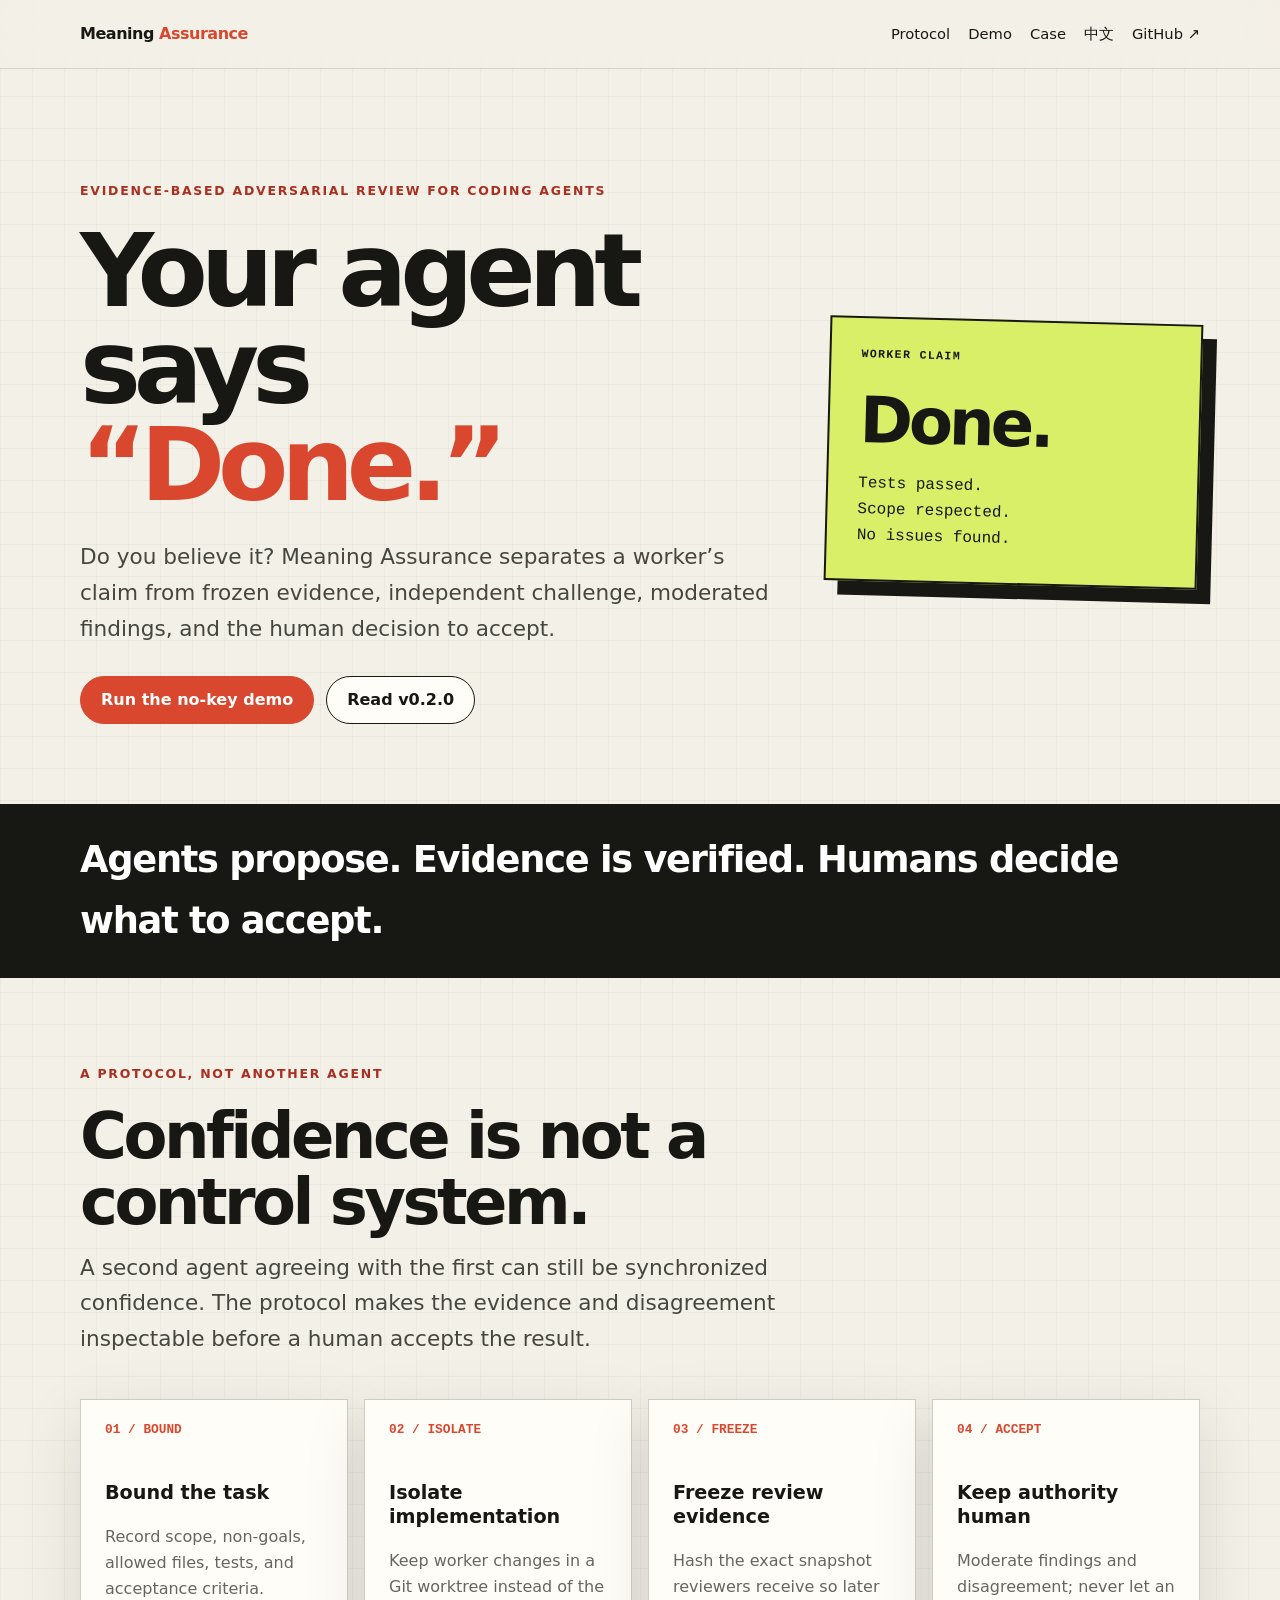
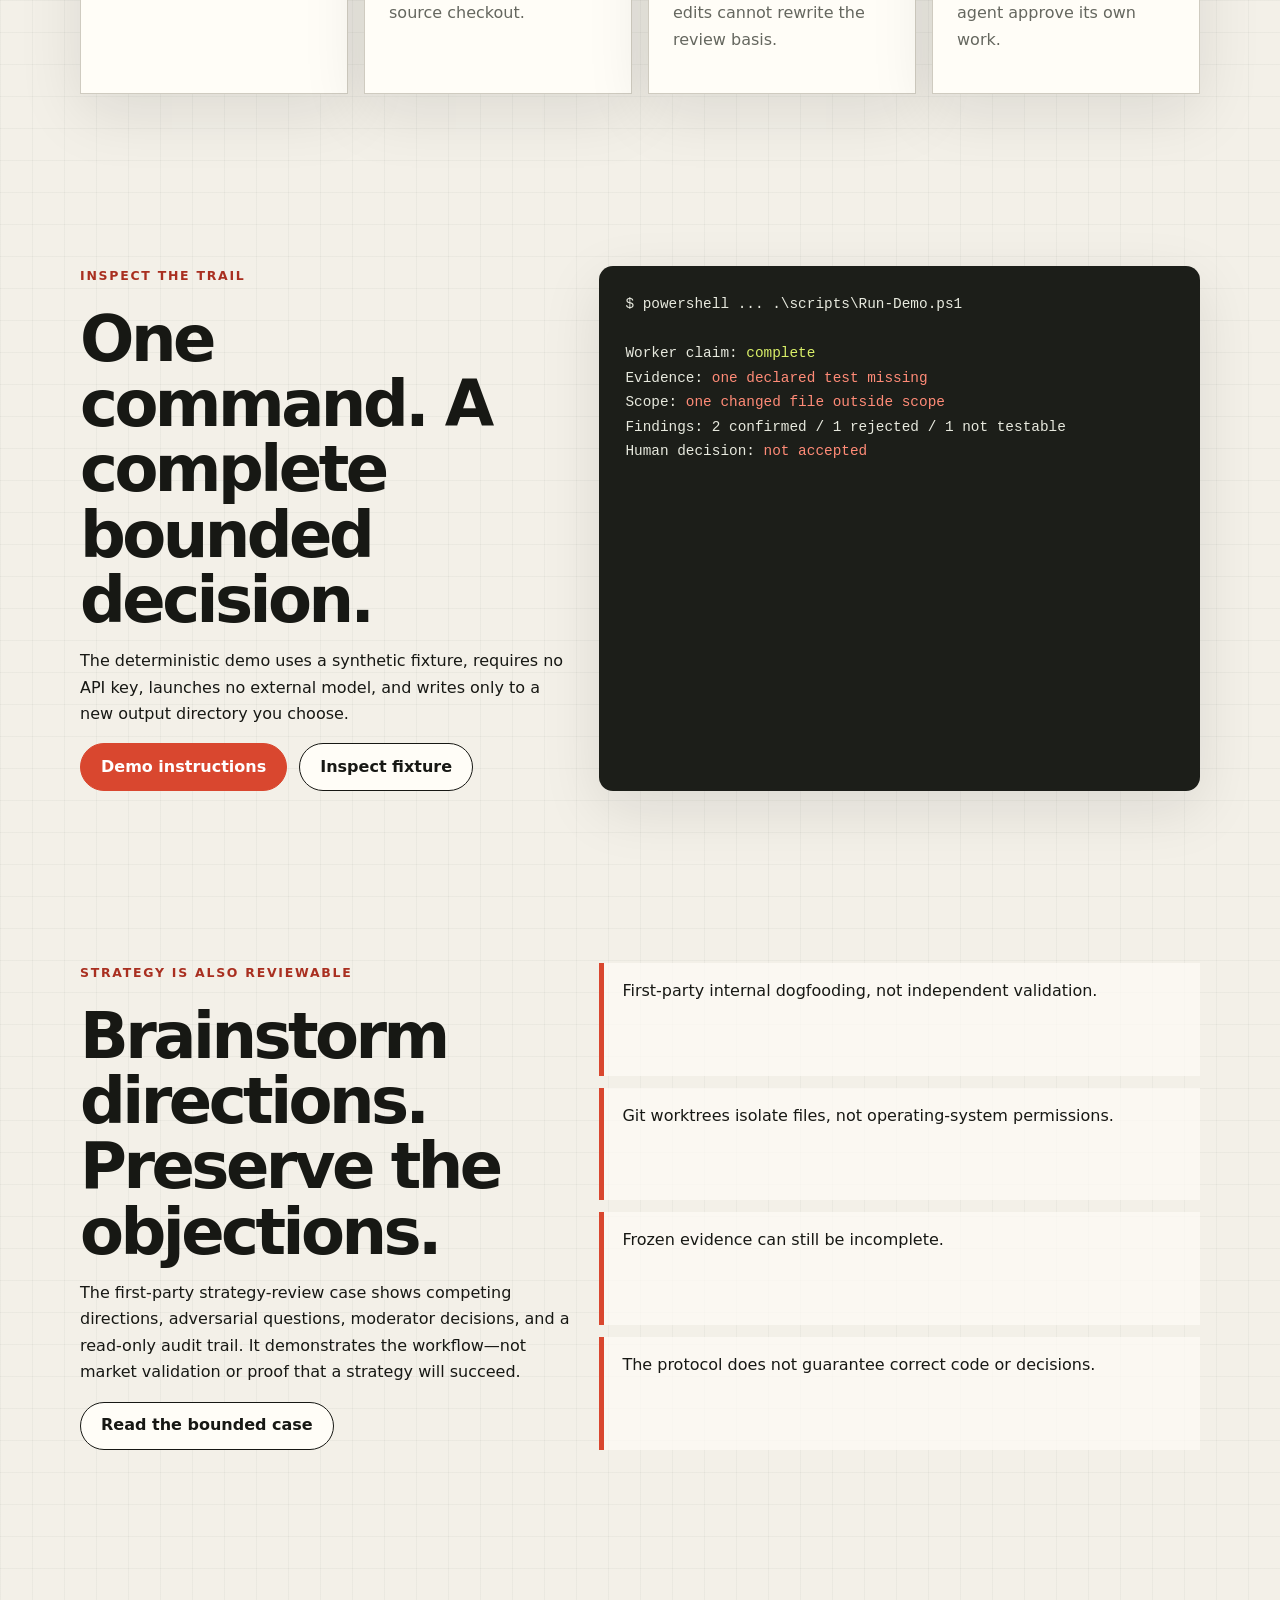
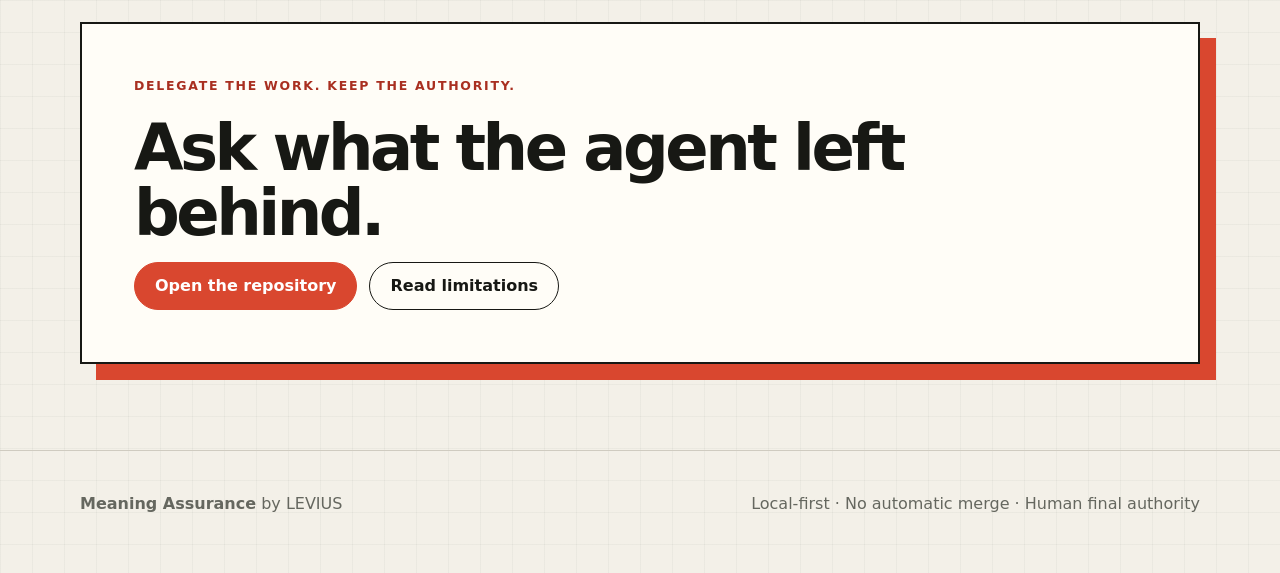
<file: site/index.html>
<!doctype html>
<html lang="en">
  <head>
    <meta charset="utf-8">
    <meta name="viewport" content="width=device-width, initial-scale=1">
    <title>Meaning Assurance — Verify Coding Agent Work with Evidence</title>
    <meta name="description" content="Local-first verification and adversarial review for coding agents. Freeze evidence, preserve disagreement, and keep final acceptance human.">
    <link rel="canonical" href="https://leviuszen.github.io/meaning-assurance/">
    <link rel="alternate" hreflang="en" href="https://leviuszen.github.io/meaning-assurance/">
    <link rel="alternate" hreflang="zh-CN" href="https://leviuszen.github.io/meaning-assurance/zh-cn/">
    <link rel="alternate" hreflang="x-default" href="https://leviuszen.github.io/meaning-assurance/">
    <meta property="og:type" content="website">
    <meta property="og:title" content="Meaning Assurance — Evidence before acceptance">
    <meta property="og:description" content="Your coding agent says done. What evidence did it leave?">
    <meta property="og:url" content="https://leviuszen.github.io/meaning-assurance/">
    <meta property="og:image" content="https://raw.githubusercontent.com/leviuszen/meaning-assurance/main/assets/social-preview.png">
    <meta name="twitter:card" content="summary_large_image">
    <link rel="stylesheet" href="./styles.css">
  </head>
  <body>
    <header class="site-header">
      <nav class="shell nav" aria-label="Primary">
        <a class="brand" href="./">Meaning <span>Assurance</span></a>
        <div class="nav-links">
          <a href="#protocol">Protocol</a>
          <a href="./demo/">Demo</a>
          <a href="./cases/strategy-review/">Case</a>
          <a href="./zh-cn/" lang="zh-CN">中文</a>
          <a href="https://github.com/leviuszen/meaning-assurance">GitHub ↗</a>
        </div>
      </nav>
    </header>

    <main>
      <section class="hero">
        <div class="shell hero-grid">
          <div>
            <p class="eyebrow">Evidence-based adversarial review for coding agents</p>
            <h1>Your agent says <em>“Done.”</em></h1>
            <p class="lede">
              Do you believe it? Meaning Assurance separates a worker’s claim
              from frozen evidence, independent challenge, moderated findings,
              and the human decision to accept.
            </p>
            <div class="actions">
              <a class="button primary" href="./demo/">Run the no-key demo</a>
              <a class="button" href="https://github.com/leviuszen/meaning-assurance/releases/tag/v0.2.0">Read v0.2.0</a>
            </div>
          </div>
          <aside class="claim-card" aria-label="Example worker claim">
            <strong>Done.</strong>
            <p>Tests passed.<br>Scope respected.<br>No issues found.</p>
          </aside>
        </div>
      </section>

      <div class="principle">
        <div class="shell">
          <p>Agents propose. Evidence is verified. Humans decide what to accept.</p>
        </div>
      </div>

      <section id="protocol">
        <div class="shell">
          <div class="section-heading">
            <p class="eyebrow">A protocol, not another agent</p>
            <h2>Confidence is not a control system.</h2>
            <p class="lede">
              A second agent agreeing with the first can still be synchronized
              confidence. The protocol makes the evidence and disagreement
              inspectable before a human accepts the result.
            </p>
          </div>
          <div class="grid">
            <article class="card">
              <span class="number">01 / BOUND</span>
              <h3>Bound the task</h3>
              <p>Record scope, non-goals, allowed files, tests, and acceptance criteria.</p>
            </article>
            <article class="card">
              <span class="number">02 / ISOLATE</span>
              <h3>Isolate implementation</h3>
              <p>Keep worker changes in a Git worktree instead of the source checkout.</p>
            </article>
            <article class="card">
              <span class="number">03 / FREEZE</span>
              <h3>Freeze review evidence</h3>
              <p>Hash the exact snapshot reviewers receive so later edits cannot rewrite the review basis.</p>
            </article>
            <article class="card">
              <span class="number">04 / ACCEPT</span>
              <h3>Keep authority human</h3>
              <p>Moderate findings and disagreement; never let an agent approve its own work.</p>
            </article>
          </div>
        </div>
      </section>

      <section>
        <div class="shell evidence">
          <div>
            <p class="eyebrow">Inspect the trail</p>
            <h2>One command. A complete bounded decision.</h2>
            <p>
              The deterministic demo uses a synthetic fixture, requires no API
              key, launches no external model, and writes only to a new output
              directory you choose.
            </p>
            <div class="actions">
              <a class="button primary" href="./demo/">Demo instructions</a>
              <a class="button" href="https://github.com/leviuszen/meaning-assurance/tree/main/examples/demo-fixture">Inspect fixture</a>
            </div>
          </div>
          <div class="terminal" aria-label="Demo output summary">
            <div>$ powershell ... .\scripts\Run-Demo.ps1</div>
            <br>
            <div>Worker claim: <span class="good">complete</span></div>
            <div>Evidence: <span class="bad">one declared test missing</span></div>
            <div>Scope: <span class="bad">one changed file outside scope</span></div>
            <div>Findings: 2 confirmed / 1 rejected / 1 not testable</div>
            <div>Human decision: <span class="bad">not accepted</span></div>
          </div>
        </div>
      </section>

      <section>
        <div class="shell evidence">
          <div>
            <p class="eyebrow">Strategy is also reviewable</p>
            <h2>Brainstorm directions. Preserve the objections.</h2>
            <p>
              The first-party strategy-review case shows competing directions,
              adversarial questions, moderator decisions, and a read-only audit
              trail. It demonstrates the workflow—not market validation or
              proof that a strategy will succeed.
            </p>
            <a class="button" href="./cases/strategy-review/">Read the bounded case</a>
          </div>
          <ul class="boundary-list">
            <li>First-party internal dogfooding, not independent validation.</li>
            <li>Git worktrees isolate files, not operating-system permissions.</li>
            <li>Frozen evidence can still be incomplete.</li>
            <li>The protocol does not guarantee correct code or decisions.</li>
          </ul>
        </div>
      </section>

      <section>
        <div class="shell cta">
          <p class="eyebrow">Delegate the work. Keep the authority.</p>
          <h2>Ask what the agent left behind.</h2>
          <div class="actions">
            <a class="button primary" href="https://github.com/leviuszen/meaning-assurance">Open the repository</a>
            <a class="button" href="https://github.com/leviuszen/meaning-assurance/blob/main/docs/LIMITATIONS.md">Read limitations</a>
          </div>
        </div>
      </section>
    </main>

    <footer class="site-footer">
      <div class="shell footer-grid">
        <div><strong>Meaning Assurance</strong> by LEVIUS</div>
        <div>Local-first · No automatic merge · Human final authority</div>
      </div>
    </footer>
  </body>
</html>
</file>
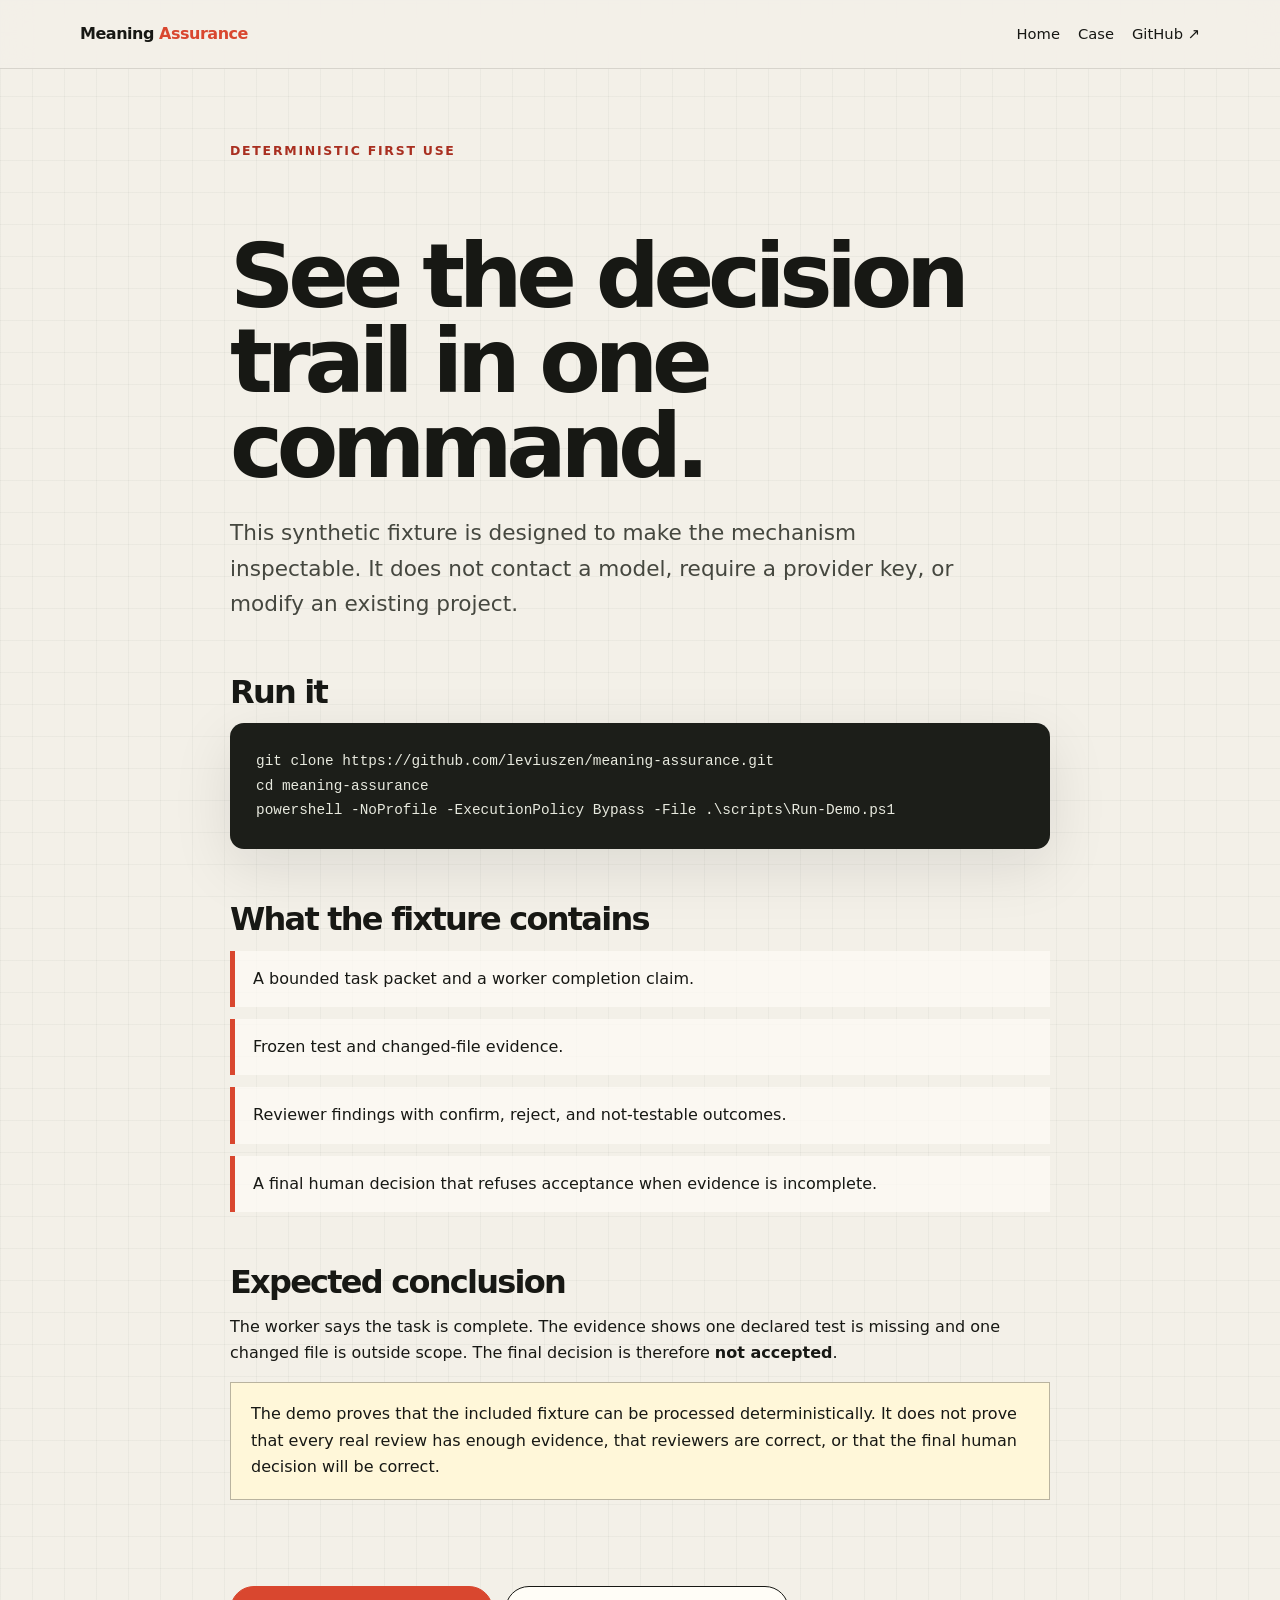
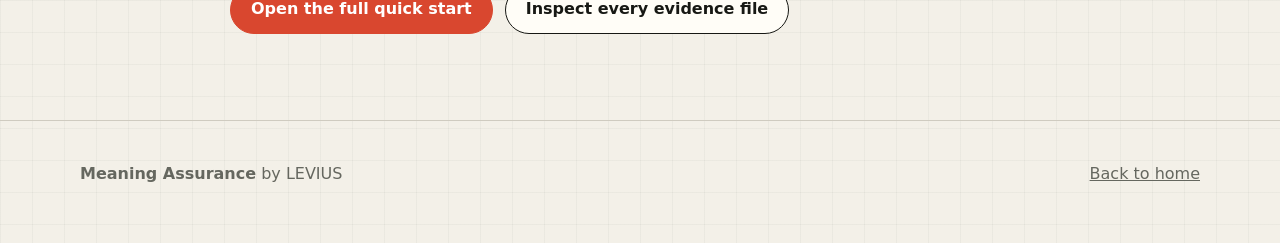
<file: site/demo/index.html>
<!doctype html>
<html lang="en">
  <head>
    <meta charset="utf-8">
    <meta name="viewport" content="width=device-width, initial-scale=1">
    <title>No-key Demo — Meaning Assurance</title>
    <meta name="description" content="Run the deterministic Meaning Assurance evidence-review demo without an API key or live model.">
    <link rel="canonical" href="https://leviuszen.github.io/meaning-assurance/demo/">
    <meta property="og:title" content="Meaning Assurance no-key demo">
    <meta property="og:description" content="Inspect a bounded decision trail in one PowerShell command.">
    <meta property="og:url" content="https://leviuszen.github.io/meaning-assurance/demo/">
    <meta property="og:image" content="https://raw.githubusercontent.com/leviuszen/meaning-assurance/main/assets/social-preview.png">
    <link rel="stylesheet" href="../styles.css">
  </head>
  <body>
    <header class="site-header">
      <nav class="shell nav" aria-label="Primary">
        <a class="brand" href="../">Meaning <span>Assurance</span></a>
        <div class="nav-links">
          <a href="../">Home</a>
          <a href="../cases/strategy-review/">Case</a>
          <a href="https://github.com/leviuszen/meaning-assurance">GitHub ↗</a>
        </div>
      </nav>
    </header>
    <main class="shell prose">
      <p class="eyebrow" style="margin-top:72px">Deterministic first use</p>
      <h1>See the decision trail in one command.</h1>
      <p class="lede">
        This synthetic fixture is designed to make the mechanism inspectable.
        It does not contact a model, require a provider key, or modify an
        existing project.
      </p>

      <h2>Run it</h2>
      <div class="terminal">
        git clone https://github.com/leviuszen/meaning-assurance.git<br>
        cd meaning-assurance<br>
        powershell -NoProfile -ExecutionPolicy Bypass -File .\scripts\Run-Demo.ps1
      </div>

      <h2>What the fixture contains</h2>
      <ul class="boundary-list">
        <li>A bounded task packet and a worker completion claim.</li>
        <li>Frozen test and changed-file evidence.</li>
        <li>Reviewer findings with confirm, reject, and not-testable outcomes.</li>
        <li>A final human decision that refuses acceptance when evidence is incomplete.</li>
      </ul>

      <h2>Expected conclusion</h2>
      <p>
        The worker says the task is complete. The evidence shows one declared
        test is missing and one changed file is outside scope. The final
        decision is therefore <strong>not accepted</strong>.
      </p>

      <div class="notice">
        The demo proves that the included fixture can be processed
        deterministically. It does not prove that every real review has enough
        evidence, that reviewers are correct, or that the final human decision
        will be correct.
      </div>

      <section style="padding-left:0;padding-right:0">
        <div class="actions">
          <a class="button primary" href="https://github.com/leviuszen/meaning-assurance/blob/main/docs/QUICKSTART.md">Open the full quick start</a>
          <a class="button" href="https://github.com/leviuszen/meaning-assurance/tree/main/examples/demo-fixture">Inspect every evidence file</a>
        </div>
      </section>
    </main>
    <footer class="site-footer">
      <div class="shell footer-grid">
        <div><strong>Meaning Assurance</strong> by LEVIUS</div>
        <a href="../">Back to home</a>
      </div>
    </footer>
  </body>
</html>
</file>
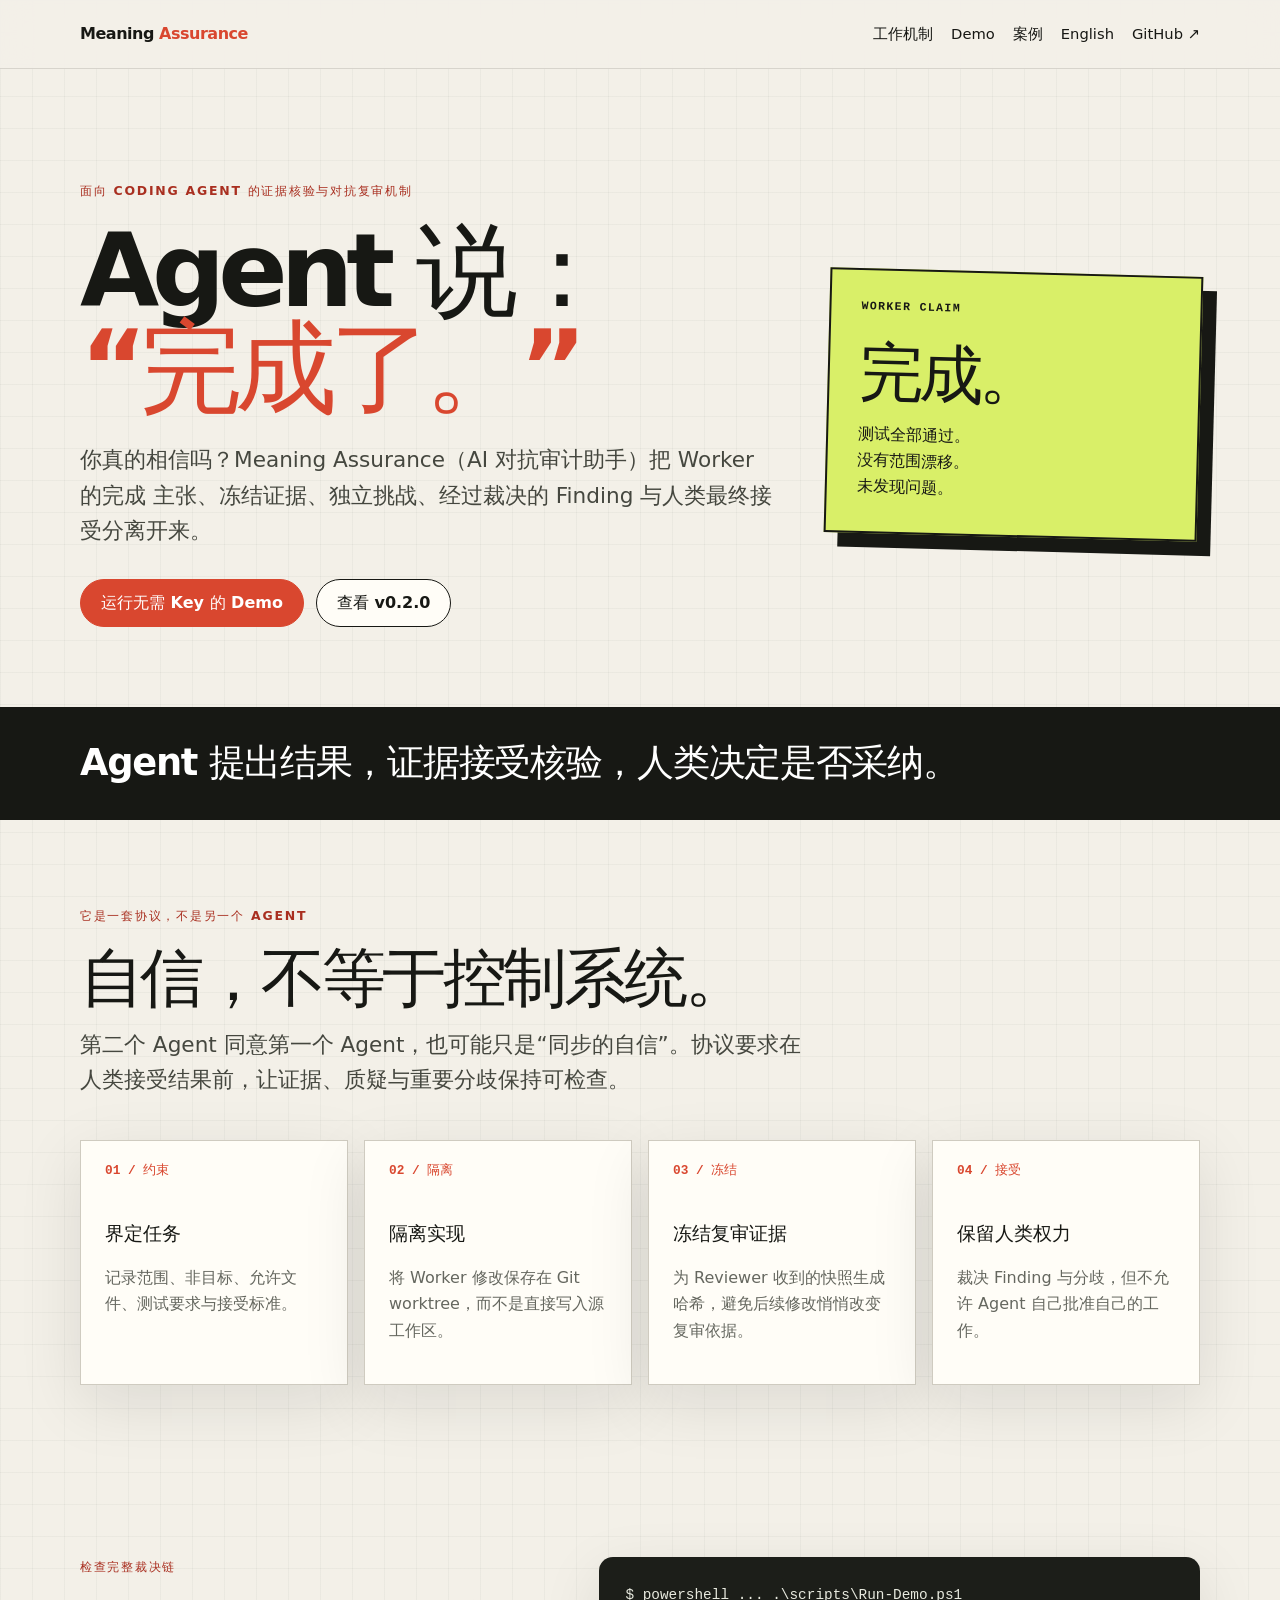
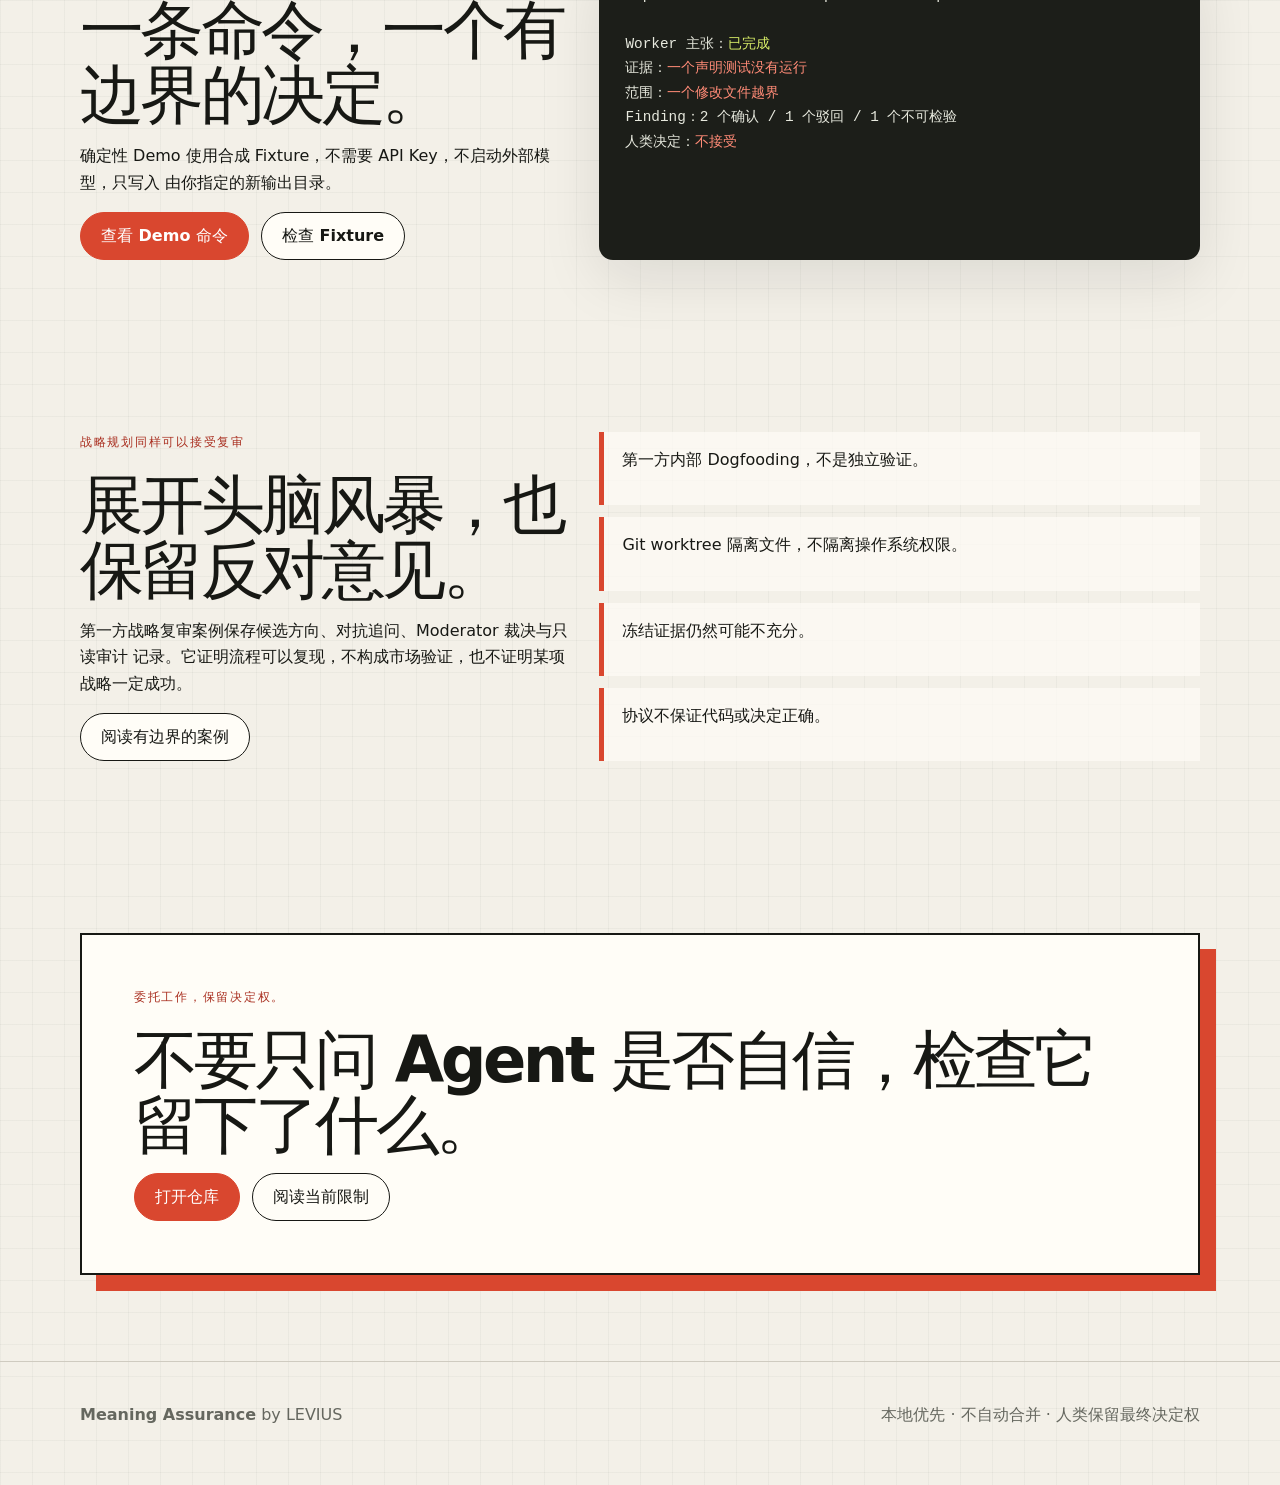
<file: site/zh-cn/index.html>
<!doctype html>
<html lang="zh-CN">
  <head>
    <meta charset="utf-8">
    <meta name="viewport" content="width=device-width, initial-scale=1">
    <title>Meaning Assurance（AI 对抗审计助手）— 用证据核验 Coding Agent</title>
    <meta name="description" content="面向 Coding Agent 的本地优先证据核验与对抗复审机制：冻结证据、保留分歧，并把最终接受权留给人类。">
    <link rel="canonical" href="https://leviuszen.github.io/meaning-assurance/zh-cn/">
    <link rel="alternate" hreflang="en" href="https://leviuszen.github.io/meaning-assurance/">
    <link rel="alternate" hreflang="zh-CN" href="https://leviuszen.github.io/meaning-assurance/zh-cn/">
    <link rel="alternate" hreflang="x-default" href="https://leviuszen.github.io/meaning-assurance/">
    <meta property="og:type" content="website">
    <meta property="og:title" content="Meaning Assurance（AI 对抗审计助手）">
    <meta property="og:description" content="Coding Agent 说完成了。它留下了什么证据？">
    <meta property="og:url" content="https://leviuszen.github.io/meaning-assurance/zh-cn/">
    <meta property="og:image" content="https://raw.githubusercontent.com/leviuszen/meaning-assurance/main/assets/social-preview.png">
    <meta name="twitter:card" content="summary_large_image">
    <link rel="stylesheet" href="../styles.css">
  </head>
  <body>
    <header class="site-header">
      <nav class="shell nav" aria-label="主导航">
        <a class="brand" href="../">Meaning <span>Assurance</span></a>
        <div class="nav-links">
          <a href="#protocol">工作机制</a>
          <a href="../demo/">Demo</a>
          <a href="../cases/strategy-review/">案例</a>
          <a href="../" lang="en">English</a>
          <a href="https://github.com/leviuszen/meaning-assurance">GitHub ↗</a>
        </div>
      </nav>
    </header>

    <main>
      <section class="hero">
        <div class="shell hero-grid">
          <div>
            <p class="eyebrow">面向 Coding Agent 的证据核验与对抗复审机制</p>
            <h1>Agent 说：<em>“完成了。”</em></h1>
            <p class="lede">
              你真的相信吗？Meaning Assurance（AI 对抗审计助手）把 Worker 的完成
              主张、冻结证据、独立挑战、经过裁决的 Finding 与人类最终接受分离开来。
            </p>
            <div class="actions">
              <a class="button primary" href="../demo/">运行无需 Key 的 Demo</a>
              <a class="button" href="https://github.com/leviuszen/meaning-assurance/releases/tag/v0.2.0">查看 v0.2.0</a>
            </div>
          </div>
          <aside class="claim-card" aria-label="Worker 完成主张示例">
            <strong>完成。</strong>
            <p>测试全部通过。<br>没有范围漂移。<br>未发现问题。</p>
          </aside>
        </div>
      </section>

      <div class="principle">
        <div class="shell">
          <p>Agent 提出结果，证据接受核验，人类决定是否采纳。</p>
        </div>
      </div>

      <section id="protocol">
        <div class="shell">
          <div class="section-heading">
            <p class="eyebrow">它是一套协议，不是另一个 Agent</p>
            <h2>自信，不等于控制系统。</h2>
            <p class="lede">
              第二个 Agent 同意第一个 Agent，也可能只是“同步的自信”。协议要求在
              人类接受结果前，让证据、质疑与重要分歧保持可检查。
            </p>
          </div>
          <div class="grid">
            <article class="card">
              <span class="number">01 / 约束</span>
              <h3>界定任务</h3>
              <p>记录范围、非目标、允许文件、测试要求与接受标准。</p>
            </article>
            <article class="card">
              <span class="number">02 / 隔离</span>
              <h3>隔离实现</h3>
              <p>将 Worker 修改保存在 Git worktree，而不是直接写入源工作区。</p>
            </article>
            <article class="card">
              <span class="number">03 / 冻结</span>
              <h3>冻结复审证据</h3>
              <p>为 Reviewer 收到的快照生成哈希，避免后续修改悄悄改变复审依据。</p>
            </article>
            <article class="card">
              <span class="number">04 / 接受</span>
              <h3>保留人类权力</h3>
              <p>裁决 Finding 与分歧，但不允许 Agent 自己批准自己的工作。</p>
            </article>
          </div>
        </div>
      </section>

      <section>
        <div class="shell evidence">
          <div>
            <p class="eyebrow">检查完整裁决链</p>
            <h2>一条命令，一个有边界的决定。</h2>
            <p>
              确定性 Demo 使用合成 Fixture，不需要 API Key，不启动外部模型，只写入
              由你指定的新输出目录。
            </p>
            <div class="actions">
              <a class="button primary" href="../demo/">查看 Demo 命令</a>
              <a class="button" href="https://github.com/leviuszen/meaning-assurance/tree/main/examples/demo-fixture">检查 Fixture</a>
            </div>
          </div>
          <div class="terminal" aria-label="Demo 输出摘要">
            <div>$ powershell ... .\scripts\Run-Demo.ps1</div>
            <br>
            <div>Worker 主张：<span class="good">已完成</span></div>
            <div>证据：<span class="bad">一个声明测试没有运行</span></div>
            <div>范围：<span class="bad">一个修改文件越界</span></div>
            <div>Finding：2 个确认 / 1 个驳回 / 1 个不可检验</div>
            <div>人类决定：<span class="bad">不接受</span></div>
          </div>
        </div>
      </section>

      <section>
        <div class="shell evidence">
          <div>
            <p class="eyebrow">战略规划同样可以接受复审</p>
            <h2>展开头脑风暴，也保留反对意见。</h2>
            <p>
              第一方战略复审案例保存候选方向、对抗追问、Moderator 裁决与只读审计
              记录。它证明流程可以复现，不构成市场验证，也不证明某项战略一定成功。
            </p>
            <a class="button" href="../cases/strategy-review/">阅读有边界的案例</a>
          </div>
          <ul class="boundary-list">
            <li>第一方内部 Dogfooding，不是独立验证。</li>
            <li>Git worktree 隔离文件，不隔离操作系统权限。</li>
            <li>冻结证据仍然可能不充分。</li>
            <li>协议不保证代码或决定正确。</li>
          </ul>
        </div>
      </section>

      <section>
        <div class="shell cta">
          <p class="eyebrow">委托工作，保留决定权。</p>
          <h2>不要只问 Agent 是否自信，检查它留下了什么。</h2>
          <div class="actions">
            <a class="button primary" href="https://github.com/leviuszen/meaning-assurance">打开仓库</a>
            <a class="button" href="https://github.com/leviuszen/meaning-assurance/blob/main/docs/LIMITATIONS.md">阅读当前限制</a>
          </div>
        </div>
      </section>
    </main>

    <footer class="site-footer">
      <div class="shell footer-grid">
        <div><strong>Meaning Assurance</strong> by LEVIUS</div>
        <div>本地优先 · 不自动合并 · 人类保留最终决定权</div>
      </div>
    </footer>
  </body>
</html>
</file>
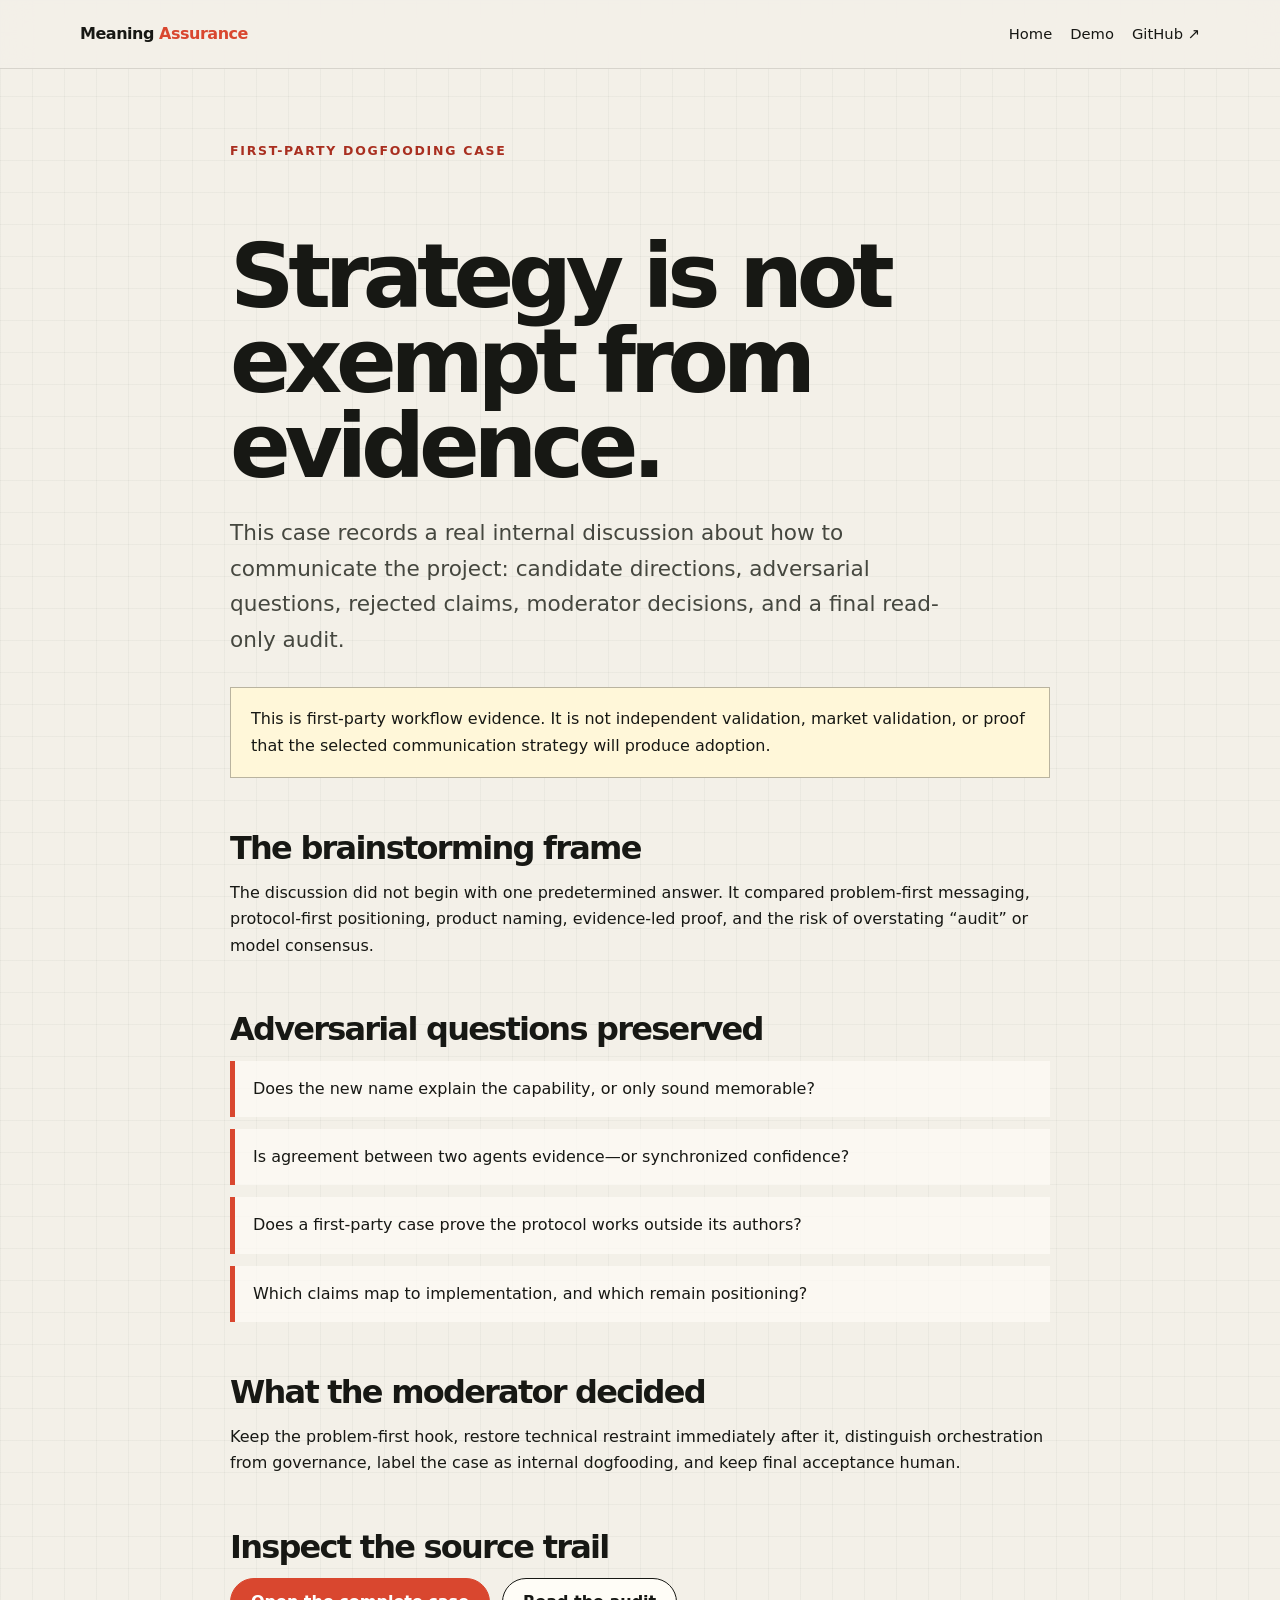
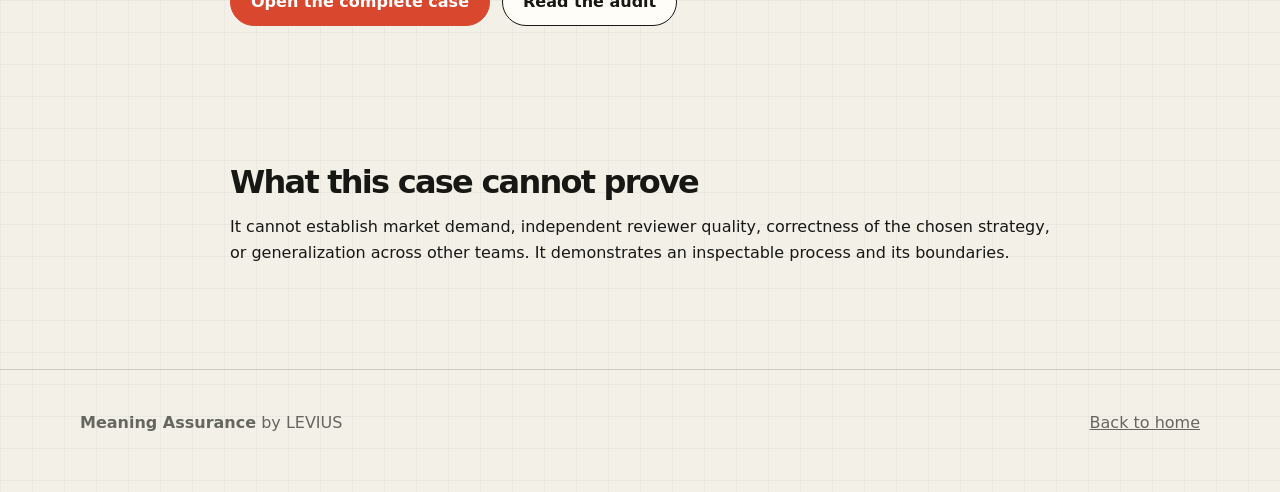
<file: site/cases/strategy-review/index.html>
<!doctype html>
<html lang="en">
  <head>
    <meta charset="utf-8">
    <meta name="viewport" content="width=device-width, initial-scale=1">
    <title>Strategy Review Case — Meaning Assurance</title>
    <meta name="description" content="A bounded first-party case showing strategic planning brainstorm, adversarial questions, moderation, and read-only audit.">
    <link rel="canonical" href="https://leviuszen.github.io/meaning-assurance/cases/strategy-review/">
    <meta property="og:title" content="A strategy discussion with inspectable disagreement">
    <meta property="og:description" content="First-party dogfooding evidence for the Meaning Assurance review protocol.">
    <meta property="og:url" content="https://leviuszen.github.io/meaning-assurance/cases/strategy-review/">
    <meta property="og:image" content="https://raw.githubusercontent.com/leviuszen/meaning-assurance/main/assets/social-preview.png">
    <link rel="stylesheet" href="../../styles.css">
  </head>
  <body>
    <header class="site-header">
      <nav class="shell nav" aria-label="Primary">
        <a class="brand" href="../../">Meaning <span>Assurance</span></a>
        <div class="nav-links">
          <a href="../../">Home</a>
          <a href="../../demo/">Demo</a>
          <a href="https://github.com/leviuszen/meaning-assurance">GitHub ↗</a>
        </div>
      </nav>
    </header>
    <main class="shell prose">
      <p class="eyebrow" style="margin-top:72px">First-party dogfooding case</p>
      <h1>Strategy is not exempt from evidence.</h1>
      <p class="lede">
        This case records a real internal discussion about how to communicate
        the project: candidate directions, adversarial questions, rejected
        claims, moderator decisions, and a final read-only audit.
      </p>

      <div class="notice">
        This is first-party workflow evidence. It is not independent
        validation, market validation, or proof that the selected communication
        strategy will produce adoption.
      </div>

      <h2>The brainstorming frame</h2>
      <p>
        The discussion did not begin with one predetermined answer. It compared
        problem-first messaging, protocol-first positioning, product naming,
        evidence-led proof, and the risk of overstating “audit” or model
        consensus.
      </p>

      <h2>Adversarial questions preserved</h2>
      <ul class="boundary-list">
        <li>Does the new name explain the capability, or only sound memorable?</li>
        <li>Is agreement between two agents evidence—or synchronized confidence?</li>
        <li>Does a first-party case prove the protocol works outside its authors?</li>
        <li>Which claims map to implementation, and which remain positioning?</li>
      </ul>

      <h2>What the moderator decided</h2>
      <p>
        Keep the problem-first hook, restore technical restraint immediately
        after it, distinguish orchestration from governance, label the case as
        internal dogfooding, and keep final acceptance human.
      </p>

      <h2>Inspect the source trail</h2>
      <div class="actions">
        <a class="button primary" href="https://github.com/leviuszen/meaning-assurance/tree/main/docs/cases/2026-07-25-readme-strategy-review">Open the complete case</a>
        <a class="button" href="https://github.com/leviuszen/meaning-assurance/blob/main/docs/cases/2026-07-25-readme-strategy-review/read-only-audit.md">Read the audit</a>
      </div>

      <section style="padding-left:0;padding-right:0">
        <h2>What this case cannot prove</h2>
        <p>
          It cannot establish market demand, independent reviewer quality,
          correctness of the chosen strategy, or generalization across other
          teams. It demonstrates an inspectable process and its boundaries.
        </p>
      </section>
    </main>
    <footer class="site-footer">
      <div class="shell footer-grid">
        <div><strong>Meaning Assurance</strong> by LEVIUS</div>
        <a href="../../">Back to home</a>
      </div>
    </footer>
  </body>
</html>
</file>
<file: site/styles.css>
:root {
  --ink: #171814;
  --muted: #65675f;
  --paper: #f3f0e8;
  --panel: #fffdf7;
  --line: #cfcbc0;
  --signal: #d9472f;
  --signal-dark: #a92f20;
  --lime: #d9ef68;
  --shadow: 0 18px 60px rgba(23, 24, 20, 0.1);
  color-scheme: light;
  font-family: Inter, ui-sans-serif, system-ui, -apple-system, BlinkMacSystemFont,
    "Segoe UI", sans-serif;
  font-synthesis: none;
}

* {
  box-sizing: border-box;
}

html {
  scroll-behavior: smooth;
}

body {
  margin: 0;
  color: var(--ink);
  background:
    linear-gradient(rgba(23, 24, 20, 0.035) 1px, transparent 1px),
    linear-gradient(90deg, rgba(23, 24, 20, 0.035) 1px, transparent 1px),
    var(--paper);
  background-size: 32px 32px;
  line-height: 1.65;
}

a {
  color: inherit;
}

.shell {
  width: min(1120px, calc(100% - 40px));
  margin: 0 auto;
}

.site-header {
  position: sticky;
  top: 0;
  z-index: 20;
  border-bottom: 1px solid rgba(23, 24, 20, 0.13);
  background: rgba(243, 240, 232, 0.94);
  backdrop-filter: blur(14px);
}

.nav {
  min-height: 68px;
  display: flex;
  align-items: center;
  justify-content: space-between;
  gap: 20px;
}

.brand {
  text-decoration: none;
  font-weight: 850;
  letter-spacing: -0.03em;
}

.brand span {
  color: var(--signal);
}

.nav-links {
  display: flex;
  flex-wrap: wrap;
  align-items: center;
  gap: 18px;
  font-size: 0.92rem;
}

.nav-links a {
  text-decoration: none;
}

.eyebrow {
  margin: 0 0 20px;
  font-size: 0.78rem;
  font-weight: 800;
  letter-spacing: 0.14em;
  text-transform: uppercase;
  color: var(--signal-dark);
}

.hero {
  padding: 112px 0 80px;
}

.hero-grid {
  display: grid;
  grid-template-columns: minmax(0, 1.3fr) minmax(300px, 0.7fr);
  gap: 54px;
  align-items: center;
}

h1,
h2,
h3,
p {
  margin-top: 0;
}

h1 {
  max-width: 800px;
  margin-bottom: 26px;
  font-size: clamp(3.3rem, 8vw, 6.8rem);
  line-height: 0.95;
  letter-spacing: -0.07em;
}

h1 em {
  display: block;
  color: var(--signal);
  font-style: normal;
}

.lede {
  max-width: 740px;
  margin-bottom: 30px;
  font-size: clamp(1.05rem, 2vw, 1.35rem);
  color: #45473f;
}

.actions {
  display: flex;
  flex-wrap: wrap;
  gap: 12px;
}

.button {
  display: inline-flex;
  align-items: center;
  min-height: 48px;
  padding: 0 20px;
  border: 1px solid var(--ink);
  border-radius: 999px;
  text-decoration: none;
  font-weight: 750;
  background: var(--panel);
}

.button.primary {
  color: white;
  border-color: var(--signal);
  background: var(--signal);
}

.button:hover {
  transform: translateY(-2px);
  box-shadow: 0 8px 22px rgba(23, 24, 20, 0.12);
}

.claim-card {
  position: relative;
  padding: 30px;
  border: 2px solid var(--ink);
  background: var(--lime);
  box-shadow: 14px 14px 0 var(--ink);
  transform: rotate(1.5deg);
}

.claim-card::before {
  content: "WORKER CLAIM";
  display: block;
  margin-bottom: 28px;
  font: 800 0.72rem/1 ui-monospace, SFMono-Regular, Consolas, monospace;
  letter-spacing: 0.12em;
}

.claim-card strong {
  display: block;
  margin-bottom: 18px;
  font-size: clamp(2.2rem, 5vw, 4rem);
  line-height: 1;
  letter-spacing: -0.06em;
}

.claim-card p {
  margin: 0;
  font-family: ui-monospace, SFMono-Regular, Consolas, monospace;
}

.principle {
  padding: 26px 0;
  color: white;
  background: var(--ink);
}

.principle p {
  margin: 0;
  font-size: clamp(1.35rem, 3vw, 2.3rem);
  font-weight: 800;
  letter-spacing: -0.035em;
}

section {
  padding: 86px 0;
}

.section-heading {
  max-width: 760px;
  margin-bottom: 42px;
}

h2 {
  margin-bottom: 15px;
  font-size: clamp(2.2rem, 5vw, 4rem);
  line-height: 1.02;
  letter-spacing: -0.055em;
}

h3 {
  font-size: 1.2rem;
  line-height: 1.25;
}

.grid {
  display: grid;
  grid-template-columns: repeat(4, minmax(0, 1fr));
  gap: 16px;
}

.card {
  min-height: 240px;
  padding: 24px;
  border: 1px solid var(--line);
  background: var(--panel);
  box-shadow: var(--shadow);
}

.card .number {
  display: block;
  margin-bottom: 44px;
  color: var(--signal);
  font: 800 0.8rem/1 ui-monospace, SFMono-Regular, Consolas, monospace;
}

.card p {
  color: var(--muted);
}

.evidence {
  display: grid;
  grid-template-columns: minmax(0, 0.9fr) minmax(0, 1.1fr);
  gap: 28px;
}

.terminal {
  overflow: auto;
  padding: 26px;
  color: #e7e9de;
  border-radius: 14px;
  background: #1c1e19;
  box-shadow: var(--shadow);
  font: 0.9rem/1.7 ui-monospace, SFMono-Regular, Consolas, monospace;
}

.terminal .bad {
  color: #ff8b77;
}

.terminal .good {
  color: #d9ef68;
}

.boundary-list {
  display: grid;
  gap: 12px;
  margin: 0;
  padding: 0;
  list-style: none;
}

.boundary-list li {
  padding: 15px 18px;
  border-left: 5px solid var(--signal);
  background: rgba(255, 253, 247, 0.7);
}

.cta {
  padding: 52px;
  border: 2px solid var(--ink);
  background: var(--panel);
  box-shadow: 16px 16px 0 var(--signal);
}

.site-footer {
  padding: 40px 0 56px;
  border-top: 1px solid var(--line);
  color: var(--muted);
}

.footer-grid {
  display: flex;
  justify-content: space-between;
  gap: 24px;
  flex-wrap: wrap;
}

.prose {
  max-width: 820px;
}

.prose h1 {
  margin-top: 72px;
  font-size: clamp(2.8rem, 7vw, 5.8rem);
}

.prose h2 {
  margin-top: 54px;
  font-size: 2rem;
}

.notice {
  padding: 18px 20px;
  border: 1px solid #b9b39f;
  background: #fff7d9;
}

code {
  padding: 0.1em 0.3em;
  background: rgba(23, 24, 20, 0.08);
}

@media (max-width: 860px) {
  .hero {
    padding-top: 80px;
  }

  .hero-grid,
  .evidence {
    grid-template-columns: 1fr;
  }

  .claim-card {
    transform: none;
  }

  .grid {
    grid-template-columns: repeat(2, minmax(0, 1fr));
  }
}

@media (max-width: 560px) {
  .shell {
    width: min(100% - 24px, 1120px);
  }

  .nav {
    align-items: flex-start;
    padding: 16px 0;
  }

  .nav-links {
    justify-content: flex-end;
    gap: 10px;
  }

  h1 {
    font-size: 3.25rem;
  }

  .grid {
    grid-template-columns: 1fr;
  }

  .cta {
    padding: 30px;
    box-shadow: 8px 8px 0 var(--signal);
  }
}
</file>
